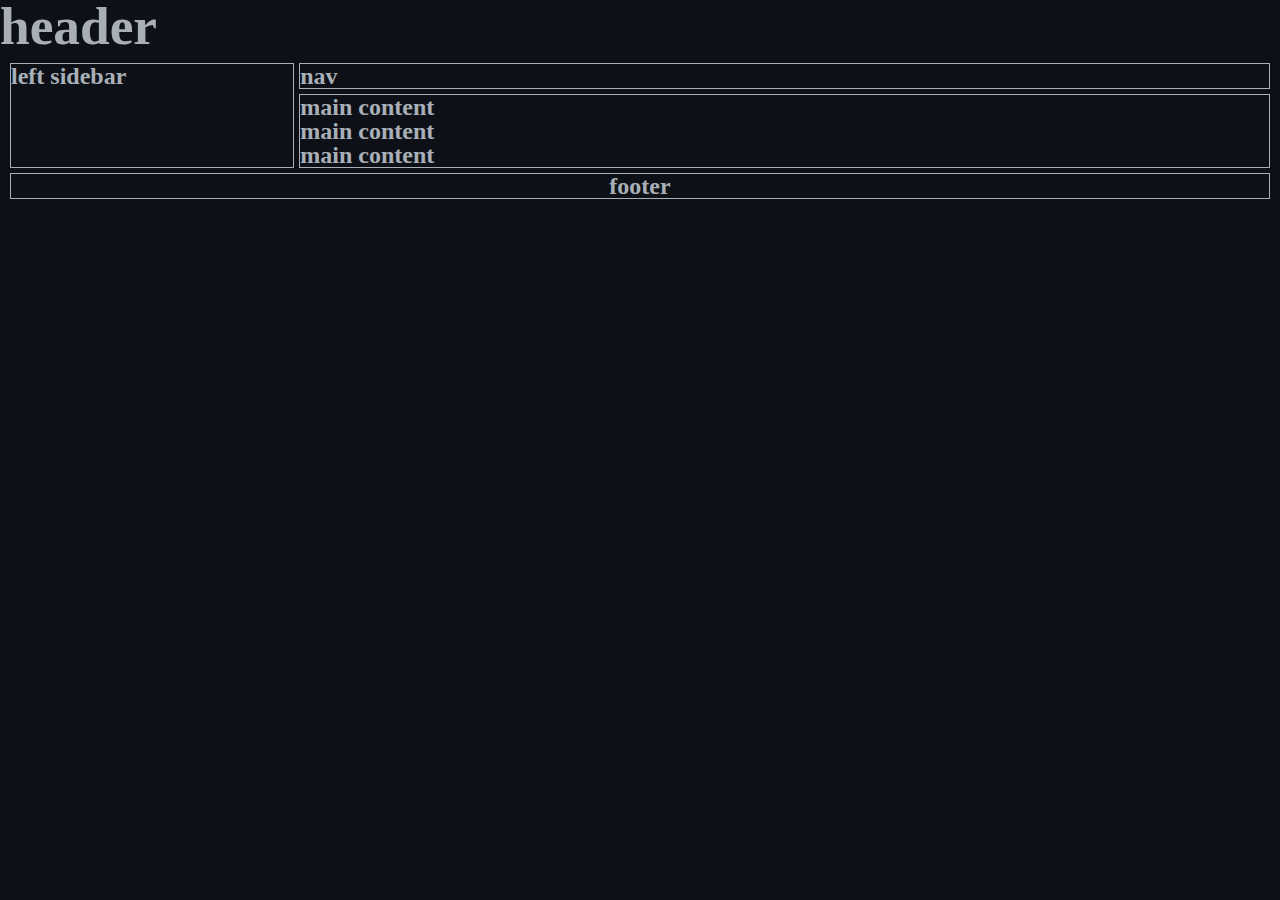
<file: github-clone/index.html>
<!DOCTYPE html>
<html lang="en">
<head>
    <meta charset="UTF-8">
    <meta http-equiv="X-UA-Compatible" content="IE=edge">
    <meta name="viewport" content="width=device-width, initial-scale=1.0">
    <link rel="stylesheet" href="reset.css">
    <link rel="stylesheet" href="styles.css">
    <title>GitHub Clone</title>
</head>
<body>
    <header>
        <h1>header</h1>
    </header>

    <main>
        <nav>
            <h2>nav</h2>
        </nav>

        <section id="left-sidebar">
            <h2>left sidebar</h2>
        </section>

        <section id="main-content">
            <h2>main content</h2>
            <h2>main content</h2>
            <h2>main content</h2>
        </section>

        <footer>
            <h2>footer</h2>
        </footer>
    </main>
</body>
</html>
</file>
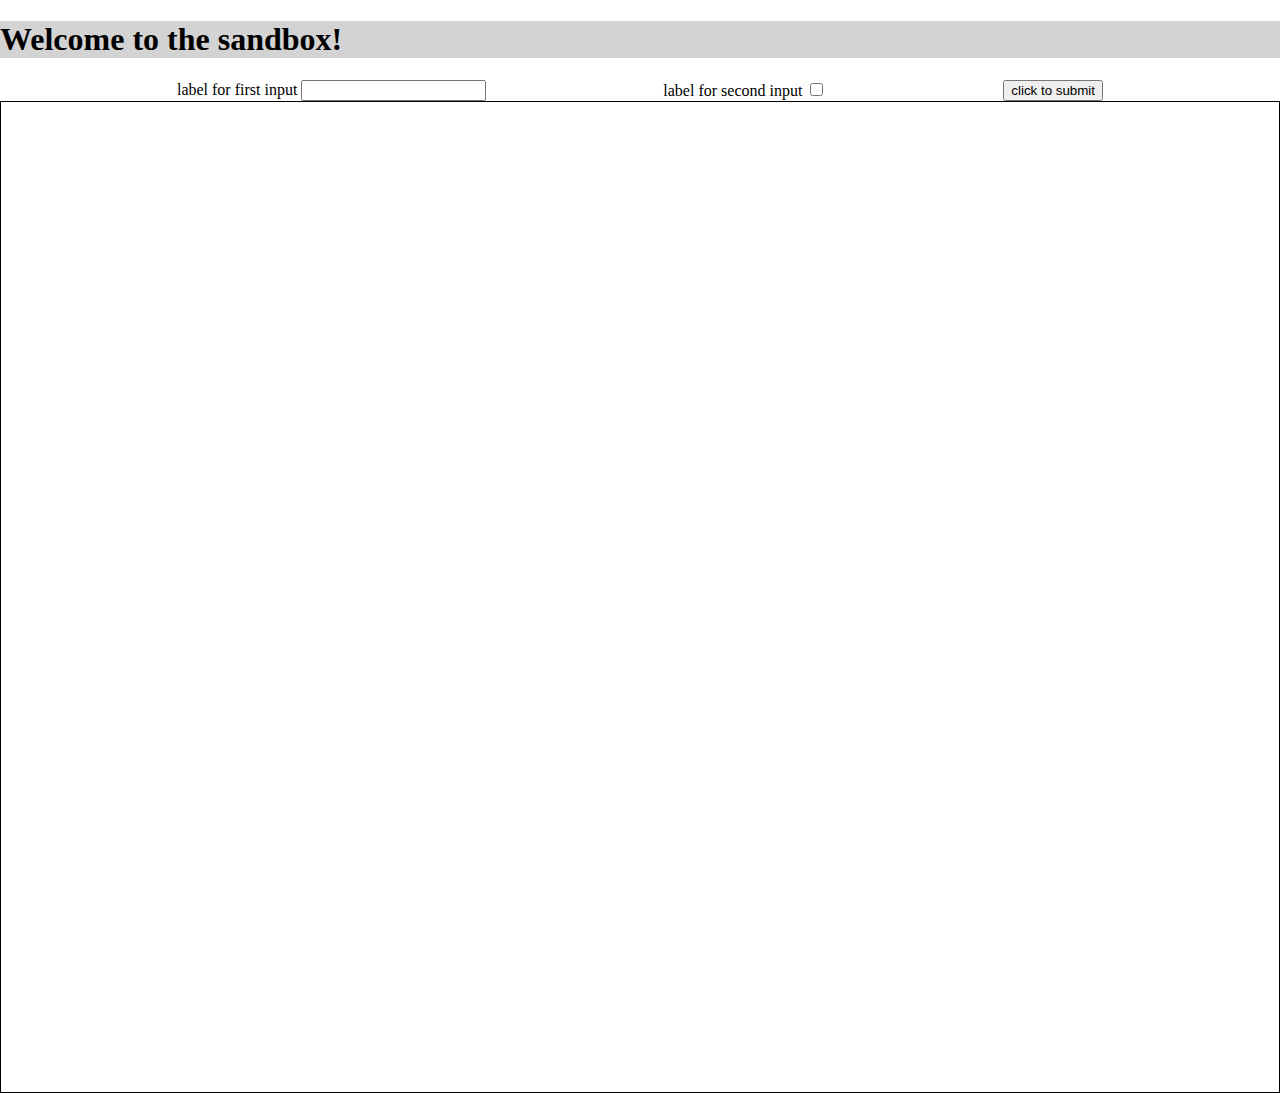
<file: sandbox/index.html>
<!DOCTYPE html>
<html lang="en">
<head>
    <meta charset="UTF-8">
    <meta http-equiv="X-UA-Compatible" content="IE=edge">
    <meta name="viewport" content="width=device-width, initial-scale=1.0">
    <title>Sandbox</title>
    <link rel="stylesheet" href="styles.css">
</head>
<body>
    <header id="the-header">
        <h1>Welcome to the sandbox!</h1>
    </header>
    
    <form action="#">
        <div class="form-div">
            <label for="first-input">label for first input</label>
            <input type="number" id="first-input">
        </div>
        
        <div class="form-div">
            <label for="second-input">label for second input</label>
            <input type="checkbox" id="second-input">
        </div>
        
        
        <!-- <input type="submit" value="click to submit"> -->
        <button type="submit">click to submit</button>
    </form>
    
    <div id="space-filler"></div>
    <section>

    </section>
</body>
</html>
</file>
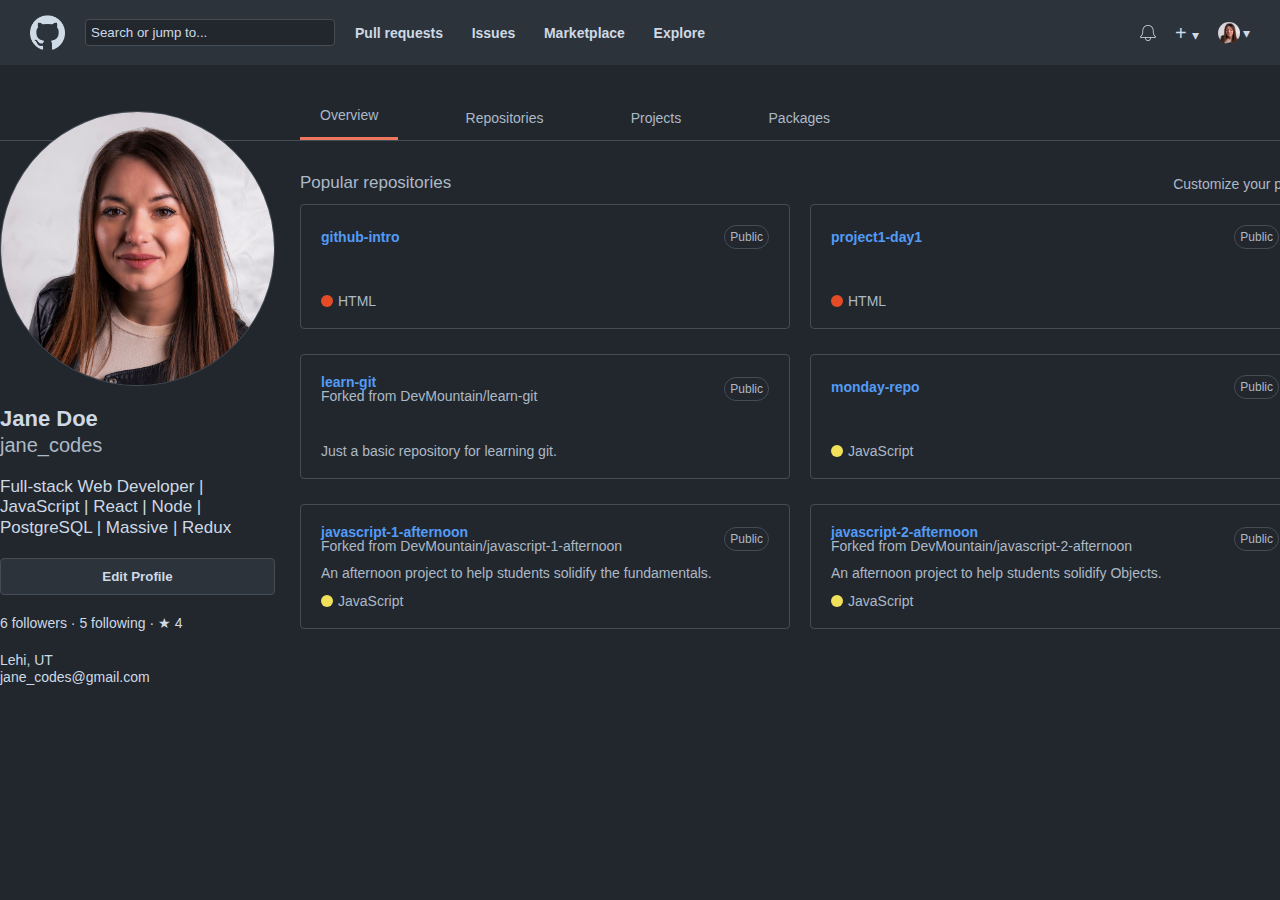
<file: solution/index.html>
<!DOCTYPE html>
<html lang="en">
<head>
    <meta charset="UTF-8">
    <meta http-equiv="X-UA-Compatible" content="IE=edge">
    <meta name="viewport" content="width=device-width, initial-scale=1.0">
    <title>GitHub Clone</title>
    <link rel="stylesheet" href="reset.css">
    <link rel="stylesheet" href="styles.css">
</head>
<body>
    <header class="flex-r-sb">

        <div class="flex-r-sb header-left">

            <img src="images/github.png" alt="github logo" class="gh-logo">

            <input
                placeholder="Search or jump to..."
                type="text"
                class="search-input"
            >

            <nav class="flex-r-sb main-nav">
                <a>Pull requests</a>
                <a>Issues</a>
                <a>Marketplace</a>
                <a>Explore</a>
            </nav>

        </div>

        <div class="flex-r-sb header-right">
            <img src="images/bell.png" alt="bell notification icon" class="header-bell">
            <div>+ <span class="down-arrow">&dtrif;</span></div>
            <div class="flex-r-sb">
                <img src="images/headshot.jpeg" alt="profile icon" class="header-prof circle">
                <span class="down-arrow">&dtrif;</span>
            </div>
        </div>

    </header>

    <main>

        <div class="repo-nav-container">
            <nav class="repo-nav">
                <ul class="flex-r-sb repo-nav-list">
                    <li class="underline"><a>Overview</a></li>
                    <li><a>Repositories</a></li>
                    <li><a>Projects</a></li>
                    <li><a>Packages</a></li>
                </ul>
            </nav>
        </div>

        <section class="flex-r-sb prof-repo-container">
            <aside class="prof-container">

                <img src="images/headshot.jpeg" alt="main profile picture" class="main-prof circle">

                <div>
                    <h1>Jane Doe</h1>
                    <h2>jane_codes</h2>
                </div>

                <h3>Full-stack Web Developer | JavaScript | React | Node | PostgreSQL | Massive | Redux</h3>

                <button>Edit Profile</button>

                <p>
                    <span><strong>6</strong> followers &middot;</span>
                    <span><strong>5</strong> following &middot;</span>
                    <span>&starf; 4</span>
                </p>

                <div>
                    <p>Lehi, UT</p>
                    <p>jane_codes@gmail.com</p>
                </div>
            </aside>


            <section class="repo-container">

                <div class="flex-r-sb repo-container-heading">
                    <h3>Popular repositories</h3>
                    <p>Customize your pins</p>
                </div>

                <section class="flex-r-sb repos">

                    <div class="repo-card">
                        <div class="flex-r-sb">
                            <p class="title">github-intro</p>
                            <p class="public">Public</p>
                        </div>
                        <div class="repo-card-lang flex-r-sb">
                            <div class="circle lang redorange"></div>
                            <span>HTML</span>
                        </div>
                    </div>

                    <div class="repo-card">
                        <div class="flex-r-sb">
                            <p class="title">project1-day1</p>
                            <p class="public">Public</p>
                        </div>
                        <div class="repo-card-lang flex-r-sb">
                            <div class="circle lang redorange"></div>
                            <span>HTML</span>
                        </div>
                    </div>

                    <div class="repo-card">
                        <div class="flex-r-sb">
                            <div class="title-with-fork">
                                <p class="title">learn-git</p>
                                <p>Forked from DevMountain/learn-git</p>
                            </div>
                            <p class="public">Public</p>
                        </div>
                        <div>
                            <p>Just a basic repository for learning git.</p>
                        </div>
                    </div>

                    <div class="repo-card">
                        <div class="flex-r-sb">
                            <p class="title">monday-repo</p>
                            <p class="public">Public</p>
                        </div>
                        <div class="repo-card-lang flex-r-sb">
                            <div class="circle lang yellow"></div>
                            <span>JavaScript</span>
                        </div>
                    </div>

                    <div class="repo-card">
                        <div class="flex-r-sb">
                            <div class="title-with-fork">
                                <p class="title">javascript-1-afternoon</p>
                                <p>Forked from DevMountain/javascript-1-afternoon</p>
                            </div>
                            <p class="public">Public</p>
                        </div>
                        <div>
                            <p>An afternoon project to help students solidify the fundamentals.</p>
                        </div>
                        <div class="repo-card-lang flex-r-sb">
                            <div class="circle lang yellow"></div>
                            <span>JavaScript</span>
                        </div>
                    </div>

                    <div class="repo-card">
                        <div class="flex-r-sb">
                            <div class="title-with-fork">
                                <p class="title">javascript-2-afternoon</p>
                                <p>Forked from DevMountain/javascript-2-afternoon</p>
                            </div>
                            <p class="public">Public</p>
                        </div>
                        <div>
                            <p>An afternoon project to help students solidify Objects.</p>
                        </div>
                        <div class="repo-card-lang flex-r-sb">
                            <div class="circle lang yellow"></div>
                            <span>JavaScript</span>
                        </div>
                    </div>

                </section>
            </section>
        </section>
    </main>
</body>
</html>
</file>
<file: github-clone/styles.css>
/*
    charcoal background: #2D333B
    black background: #22272E
    outlines: #444C56
    off white text: #CDD9E5
    light gray text: #ACB9C6
    orange underline: #EC775C
    blue repo name: #539BF5
    yellow JavaScript circle: #F1E05A
    redorange HTML circle: #E34C26
*/

/*GLOBAL*/
* {
    background-color: #0d1117;
    color: #a8afb7;
    padding: 10px;
}


/*HEADER*/
header {
    background-color: #161b22;
    font-size: 20pt;
    color: #f0f6fc;
}

/*MAIN*/
main {
    display: grid;
    grid-template-areas:
    'menu header header header header header'
    'menu main main main main main'
    'footer footer footer footer footer footer';
    gap: 5px;
}

/*REPO NAV*/
nav {
    grid-area: header;
    border: 1px solid #a8afb7;
}

/*CONTAINER*/


/*LEFT PROFILE*/
#left-sidebar {
    grid-area: menu;
    border: 1px solid #a8afb7;
}

/*RIGHT REPOS*/
#main-content {
    grid-area: main;
    border: 1px solid #a8afb7;
}

footer {
    grid-area: footer;
    text-align: center;
    border: 1px solid #a8afb7;
}
</file>
<file: sandbox/styles.css>
body {
    margin: 0;
}

#the-header {
    position: sticky;
    top: 0px;
    width: 100%;
    background-color: lightgray;
}

form {
    /* position: relative;
    top: 82px; */
    margin-top: 10px;
    display: flex;
    flex-direction: row;
    justify-content: space-evenly;
}

.form-div {
    /* display: inline-block; */
}

#space-filler {
    height: 110vh;
    border: 1px solid rgb(0, 0, 0);
}

header {
    background-color: blue;
}
</file>
<file: solution/styles.css>
/*
    NOTE: There are lots of exact pixel sizes in here.
    They work on my computer, you might need to tweak
    depending on screen size.
*/

/*
    charcoal background: #2D333B
    black background: #22272E
    outlines: #444C56
    off white text: #CDD9E5
    light gray text: #ACB9C6
    orange underline: #EC775C
    blue repo name: #539BF5
    yellow JavaScript circle: #F1E05A
    redorange HTML circle: #E34C26
*/

/*GLOBAL*/
* {
    box-sizing: border-box;
    font-family: 'Segoe UI',Helvetica,Arial,sans-serif;
}

body {
    background-color: #22272E;
    font-family: 'Segoe UI',Helvetica,Arial,sans-serif;
    font-size: 14px;
}

.flex-r-sb {
    display: flex;
    justify-content: space-between;
    align-items: center;
}

.circle {
    border-radius: 50%;
}

h1 {
    font-size: 22px;
    font-weight: bold;
}

h2 {
    font-size: 20px;
    color: #ACB9C6;
}

h3 {
    font-size: 17px;
}

/*HEADER*/
header {
    height: 65px;
    background-color: #2D333B;
    color: #CDD9E5;
    padding: 0 30px;
}

.header-left {
    width: 675px;
}

.gh-logo {
    width: 35px;
}

.search-input {
    width: 250px;
    background-color: #22272E;
    color: #CDD9E5;
    border: 1px solid #444C56;
    border-radius: 4px;
    padding: 5px;
}

::placeholder {
    color: #CDD9E5;
    opacity: 1;
}

.main-nav {
    width: 350px;
    font-weight: bold;
}

.header-right {
    width: 110px;
    font-size: 20px;
}

.header-bell {
    height: 16px;
}

.header-prof {
    height: 22px;
    margin-right: 3px;
}

.down-arrow {
    font-size: 14px;
}

/*MAIN*/
main {
    color: #ACB9C6;
}

/*REPO NAV*/
.repo-nav-container {
    border-bottom: 1px solid #444C56;
}

.repo-nav {
    width: 1300px;
    margin: 0 auto;
}

.repo-nav-list {
    width: 550px;
    height: 75px;
    align-items: flex-end;
    margin-left: 300px;
}

.repo-nav-list li {
    padding: 0 20px;
    padding-bottom: 15px;
}

.underline {
    border-bottom: 3px solid #EC775C;
}

/*CONTAINER*/
.prof-repo-container {
    width: 1300px;
    margin: 0 auto;
    align-items: flex-start;
}

/*LEFT PROFILE*/
.prof-container {
    margin-top: 45px;
    width: 275px;
    display: flex;
    flex-direction: column;
    justify-content: space-between;
    background: transparent;
    position: relative;
    bottom: 75px;
    height: 575px;
    color: #CDD9E5;
    line-height: 1.2;
}

.prof-container button {
    padding: 10px 0;
    border: 1px solid #444C56;
    border-radius: 4px;
    background-color: #2D333B;
    color: #CDD9E5;
    font-weight: bold;
}

.main-prof {
    width: 100%;
    border: 1px solid #444C56;
}

/*RIGHT REPOS*/
.repo-container {
    width: 1000px;
    margin-left: 25px;
    height: 500px;
}

.repo-container-heading {
    height: 10%;
    align-items: flex-end;
}

.repos {
    height: 90%;
    flex-wrap: wrap;
}

.repo-card {
    width: 490px;
    padding: 20px;
    border: 1px solid #444C56;
    border-radius: 4px;
    height: 125px;
    display: flex;
    flex-direction: column;
    justify-content: space-between;
}

.title {
    color: #539BF5;
    font-weight: bold;
}

.public {
    border: 1px solid #444C56;
    border-radius: 12px;
    font-size: 12px;
    padding: 5px;
}

.repo-card-lang {
    justify-content: flex-start;
}

.lang {
    width: 12px;
    height: 12px;
    margin-right: 5px;
}

.redorange {
    background-color: #E34C26;
}

.yellow {
    background-color: #F1E05A;
}
</file>
